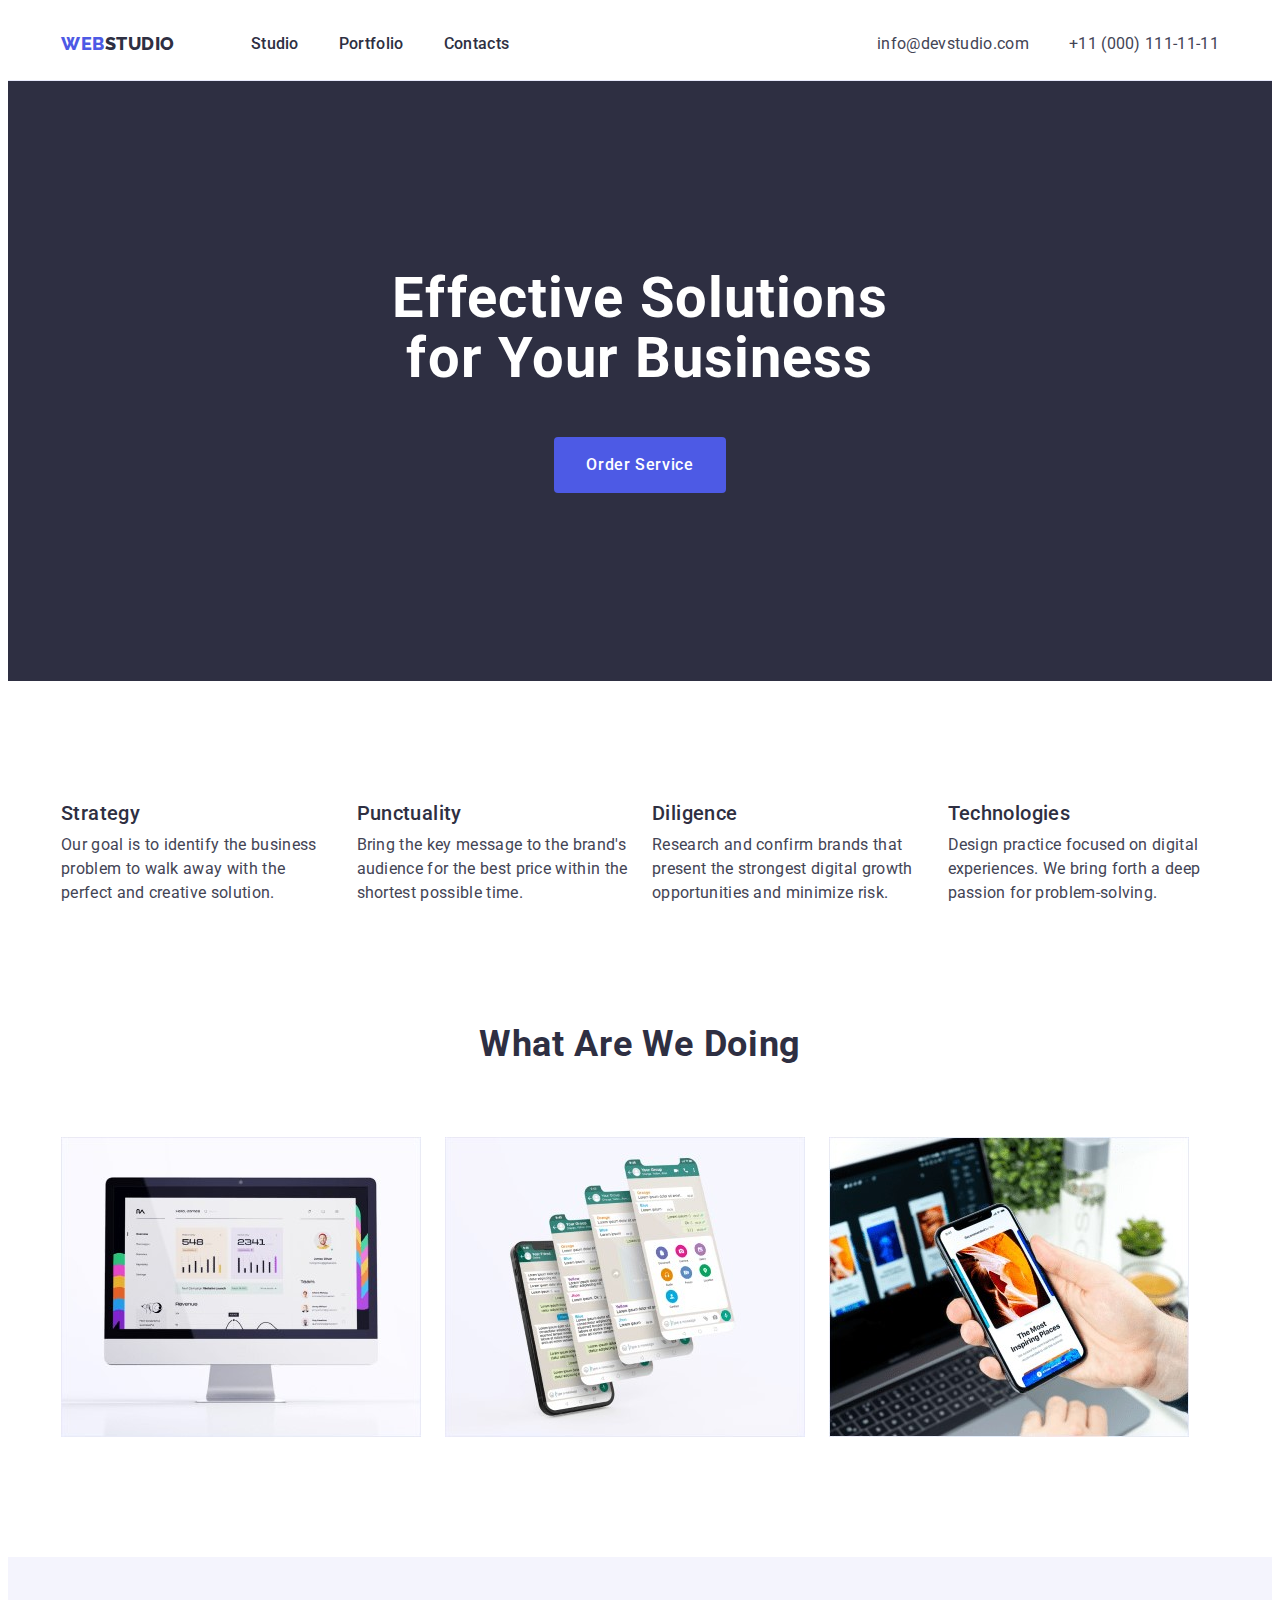
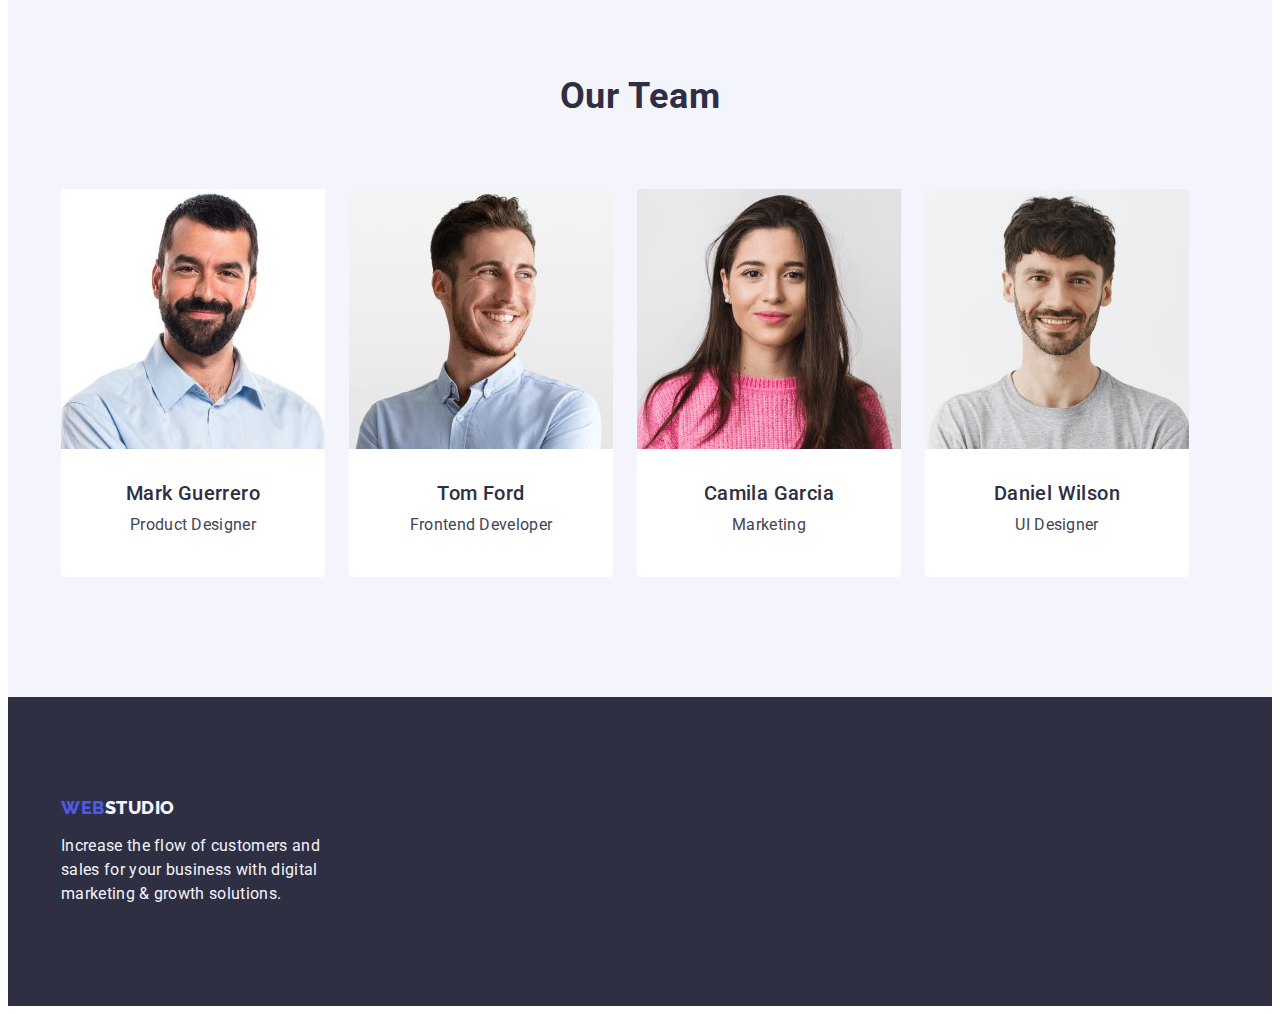
<file: index.html>
<!DOCTYPE html>
<html lang="en">
<head>
    <meta charset="UTF-8">
    <meta name="viewport" content="width=<device-width>, initial-scale=1.0">
    <title>webstudio</title>
    <link rel="preconnect" href="https://fonts.googleapis.com">
    <link rel="preconnect" href="https://fonts.gstatic.com" crossorigin>
    <link href="https://fonts.googleapis.com/css2?family=Raleway:wght@800&family=Roboto:wght@400;500;700;900&family=Tangerine:wght@700&display=swap" rel="stylesheet">
    <link 
          rel="stylesheet" 
          href="https://cdnjs.cloudflare.com/ajax/libs/modern-normalize/2.0.0/modern-normalize.min.css" 
          integrity="sha512-4xo8blKMVCiXpTaLzQSLSw3KFOVPWhm/TRtuPVc4WG6kUgjH6J03IBuG7JZPkcWMxJ5huwaBpOpnwYElP/m6wg==" 
          crossorigin="anonymous" 
          referrerpolicy="no-referrer" 
       />
<link rel="stylesheet" href="./css/styles.css" />
</head>
<body>
  <header class="header">
       <div class="container header-container">
           <nav class="header-navigation">
             <a href="./index.html" class="header-logo link">web<span class="header-logo-accent">Studio</span></a>
              <ul class="header-menu list">
                  <li class="header-menu-item">
                    <a class="header-menu-link link" href="./index.html">Studio</a></li>
                  <li class="header-menu-item">
                    <a class="header-menu-link link" href="./portfolio.html">Portfolio</a></li>
                  <li class="header-menu-item">
                    <a class="header-menu-link link" href="">Contacts</a></li>
             </ul>
          </nav>
          <address class="header-adress">
               <ul class="adress list">
                  <li class="adress-link">
                  <a class="adress-menu link" href="mailto:info@devstudio.com">info@devstudio.com</a></li>
                  <li class="adress-link">
                  <a class="adress-menu link" href="tel:+110001111111">+11 (000) 111-11-11</a></li>
              </ul>
          </address>
     </div>
  </header>
<main>
    <section class="hero">
        <div class="container hero-container">
            <h1 class="hero-title">Effective Solutions for Your Business</h1>
            <button type="button" class="hero-btn">Order Service</button>
        </div>
    </section>
    <section class="advantages">
        <div class="container">
            <h2 class="visually-hidden">advantages</h2>
            <ul class="advantages-list list">
                <li class="advantages-item">
                    <h3 class="advantages-subtitle">Strategy</h3>
                    <p class="advantages-item-text">Our goal is to identify the business
                        problem to walk away with the perfect and creative solution. </p>
                </li>
                <li class="advantages-item">
                    <h3 class="advantages-subtitle">Punctuality</h3>
                    <p class="advantages-item-text">Bring the key message to the brand's audience for the best price within the shortest possible time.</p>
                </li>
                <li class="advantages-item">
                    <h3 class="advantages-subtitle">Diligence</h3>
                    <p class="advantages-item-text">Research and confirm brands that present the strongest digital growth opportunities and minimize risk.</p>
                </li>
                <li class="advantages-item">
                    <h3 class="advantages-subtitle">Technologies</h3>
                    <p class="advantages-item-text">Design practice focused on digital experiences. We bring forth a deep passion for problem-solving.</p>
                </li>
            </ul>
        </div>  
    </section>
    <section class="pictures">
        <div class="container">
            <h2 class="pictures-subtitle">What are we doing</h2>
            <ul class="pictures-support list">
                <li class="pictures-foto">
                    <img 
                      src="./images/laptop.jpg" 
                      alt="laptop" 
                      width="360" 
                      height="300"
                    />
                </li>
                <li class="pictures-foto">
                    <img 
                      src="./images/mobole.jpg" 
                      alt="mobole" 
                      width="360" 
                      height="300"
                    />
                </li>
                <li class="pictures-foto">
                    <img 
                      src="./images/notebook_mobole.jpg" 
                      alt="notebook_mobole" 
                      width="360" 
                      height="300"
                    />
                </li>
            </ul>
        </div>
    </section>
    <section class="team">
        <div class="container">
            <h2 class="team-title">Our team</h2>
            <ul class="team-list list">
                <li class="team-item">
                    <img 
                       src="./images/markguerrero.jpg"
                       alt="mark guerrero" 
                       width="264" 
                       height="260"
                    />
                    <div class="container-subtitle">
                        <h3 class="team-subtitle">Mark Guerrero</h3>
                        <p class="team-item-text">Product Designer</p>
                    </div>     
                </li>
                <li class="team-item">
                    <img 
                        src="./images/tomford.jpg" 
                        alt="tom ford" 
                        width="264" 
                        height="260"
                    />
                    <div class="container-subtitle">
                        <h3 class="team-subtitle">Tom Ford</h3>
                        <p class="team-item-text">Frontend Developer</p>
                    </div>       
                </li>
                <li class="team-item">
                    <img 
                        src="./images/camilagarcia.jpg" 
                        alt="camila garcia" 
                        width="264" 
                        height="260"
                    />
                    <div class="container-subtitle">
                        <h3 class="team-subtitle">Camila Garcia</h3>
                        <p class="team-item-text">Marketing</p>
                    </div>
                </li>
                <li class="team-item">
                    <img 
                         src="./images/danielwilson.jpg" 
                         alt="daniel wilson"
                         width="264" 
                         height="260"
                    />
                    <div class="container-subtitle">
                        <h3 class="team-subtitle">Daniel Wilson</h3>
                        <p class="team-item-text">UI Designer</p>
                    </div>    
                </li>
            </ul>
        </div>
    </section>
   </main>
      <footer class="basement" id="footer">
        <div class="container footer-container">
           <a href="./index.html" class="base header-logo link">web<span class="header-logo-footer">Studio</span></a>
           <p class="footer-text">Increase the flow of customers and  sales for your business with digital marketing & growth solutions.</p>
        </div>
      </footer>
  </body>
</html>
</file>
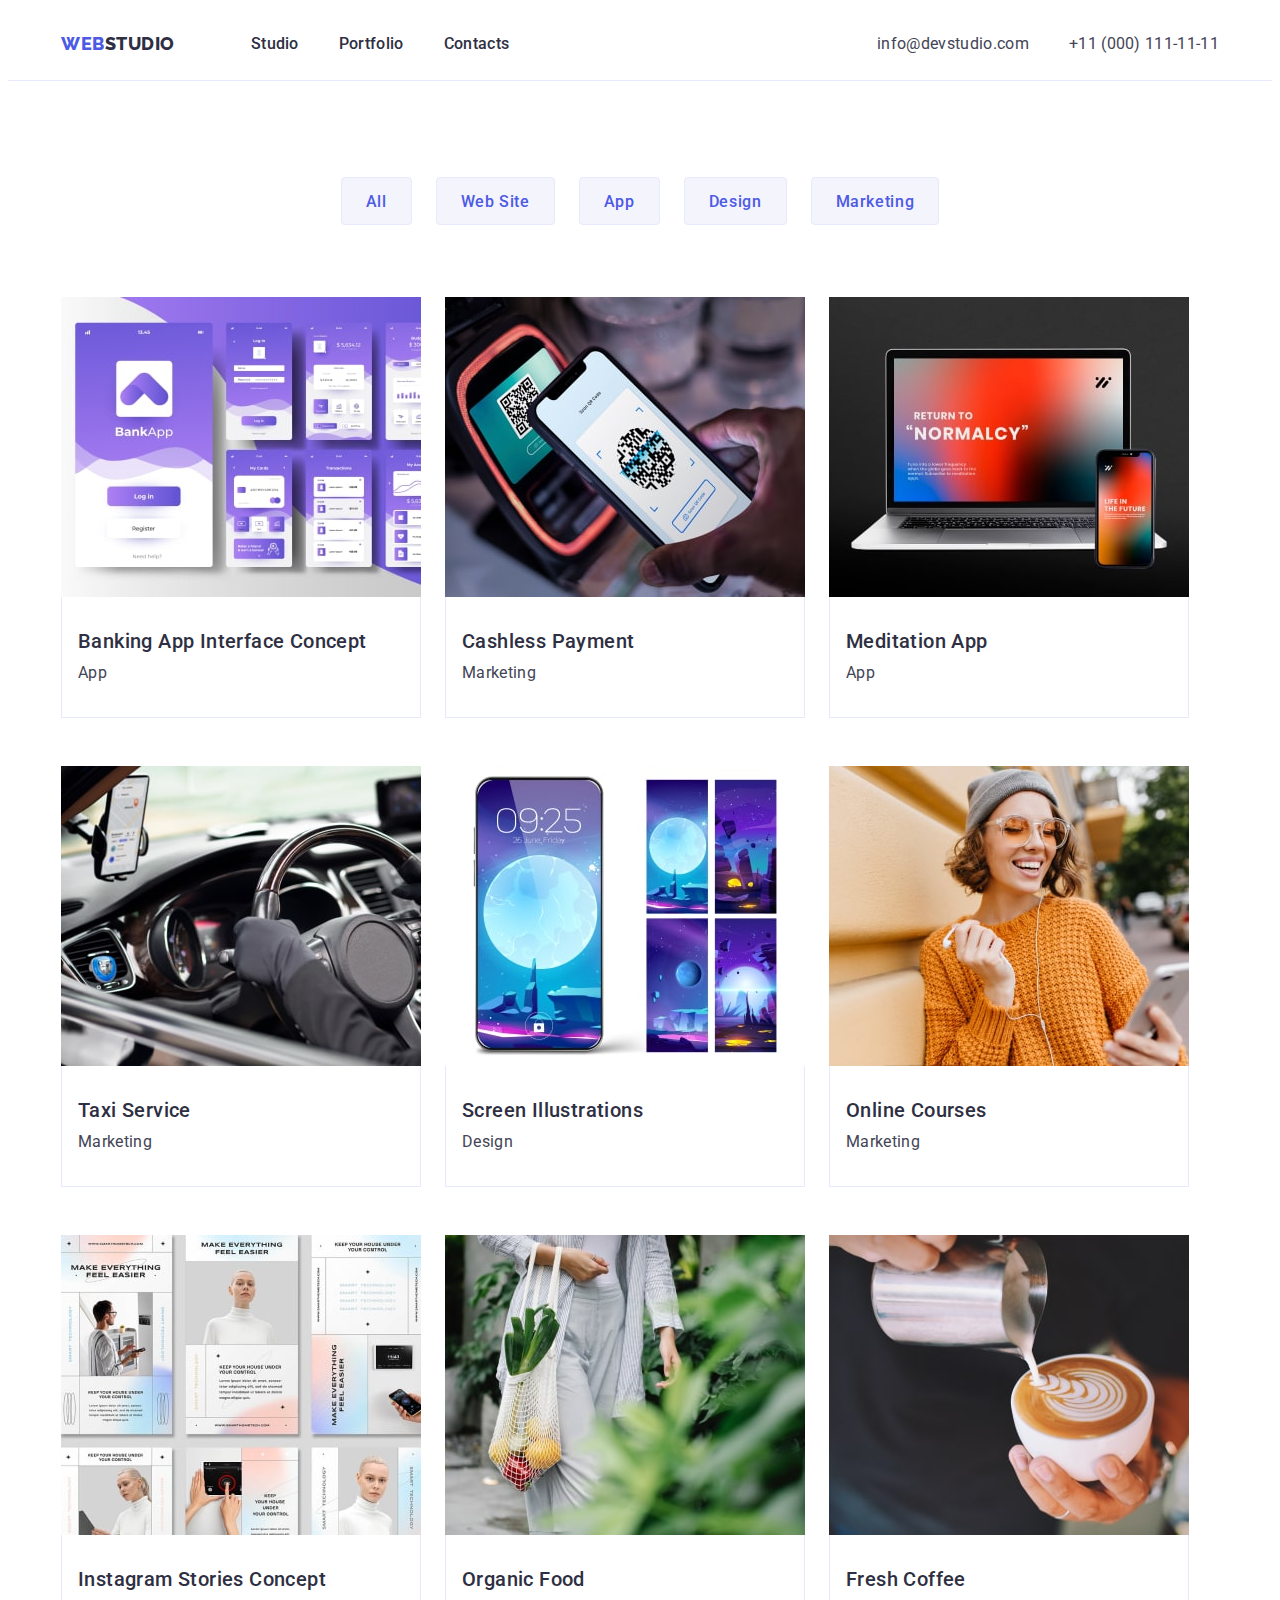
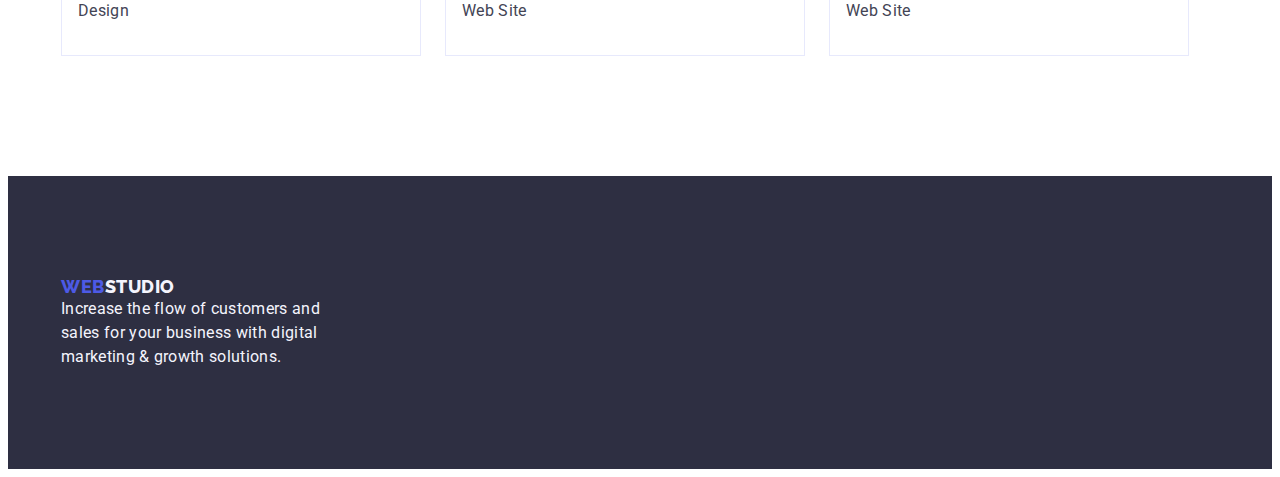
<file: portfolio.html>
<!DOCTYPE html>
<html lang="en">
<head>
    <meta charset="UTF-8">
    <meta name="viewport" content="width=<device-width>, initial-scale=1.0">
    <title>webstudio</title>
    <link rel="preconnect" href="https://fonts.googleapis.com">
    <link rel="preconnect" href="https://fonts.gstatic.com" crossorigin>
    <link href="https://fonts.googleapis.com/css2?family=Raleway:wght@800&family=Roboto:wght@400;500;700;900&family=Tangerine:wght@700&display=swap" rel="stylesheet">
    <link 
        rel="stylesheet" 
        href="https://cdnjs.cloudflare.com/ajax/libs/modern-normalize/2.0.0/modern-normalize.min.css" 
        integrity="sha512-4xo8blKMVCiXpTaLzQSLSw3KFOVPWhm/TRtuPVc4WG6kUgjH6J03IBuG7JZPkcWMxJ5huwaBpOpnwYElP/m6wg==" 
        crossorigin="anonymous" 
        referrerpolicy="no-referrer" 
    />
<link rel="stylesheet" href="./css/styles.css" />
</head>
<body>
  <header class="header">
    <div class="container header-container">
      <nav class="header-navigation">
        <a href="./index.html" class="header-logo link">web<span class="header-logo-accent">Studio</span></a>
         <ul class="header-menu list">
             <li class="header-menu-item">
               <a class="header-menu-link link" href="./index.html">Studio</a></li>
             <li class="header-menu-item">
               <a class="header-menu-link link" href="./portfolio.html">Portfolio</a></li>
             <li class="header-menu-item">
               <a class="header-menu-link link" href="">Contacts</a></li>
        </ul>
     </nav>
     <address class="header-adress">
          <ul class="adress list">
             <li class="adress-link">
             <a class="adress-menu link" href="mailto:info@devstudio.com">info@devstudio.com</a></li>
             <li class="adress-link">
             <a class="adress-menu link" href="tel:+110001111111">+11 (000) 111-11-11</a></li>
         </ul>
     </address>
</div>
  </header>
  <main>
      <section class="portfolio">
        <div class="container">
          <h1 class="visually-hidden">portfolio</h1>
          <ul class="some-btn list">
              <li><button type="button" class="btn-roll">All</button></li>
              <li><button type="button" class="btn-roll">Web Site</button></li>
              <li><button type="button" class="btn-roll">App</button></li>
              <li><button type="button" class="btn-roll">Design</button></li>
              <li><button type="button" class="btn-roll">Marketing</button></li>
          </ul>
          <ul class="support-list list">
              <li class="support-list-item">
                  <a class="link" href="">
                    <img src="./images/bankapp.jpg"
                      alt="bankapp"
                      width="360"
                      height="300">
                      <div class="container-support">
                        <h2 class="support-list-text">Banking App Interface Concept</h2>
                        <p class="support-btn-text">App</p>
                      </div>
                  </a>
              </li>
              <li class="support-list-item">
                  <a class="link" href="">
                    <img src="./images/cashlesspayment.jpg"
                        alt="cashlesspayment"
                        width="360"
                        height="300">
                        <div class="container-support">
                          <h2 class="support-list-text">Cashless Payment</h2>
                          <p class="support-btn-text">Marketing</p>
                        </div> 
                  </a>  
              </li>
              <li class="support-list-item">
                  <a class="link" href="">
                    <img src="./images/meditaionapp.jpg"
                       alt="meditaionapp"
                       width="360"
                       height="300">
                      <div class="container-support">
                        <h2 class="support-list-text">Meditation App</h2>
                        <p class="support-btn-text">App</p>
                      </div> 
                  </a>
              </li>
              <li class="support-list-item">
                <a class="link" href="">
                  <img src="./images/taxiservice.jpg"
                      alt="taxiservice"
                      width="360"
                      height="300">
                      <div class="container-support">
                        <h2 class="support-list-text">Taxi Service</h2>
                        <p class="support-btn-text">Marketing</p>
                      </div>    
                </a>  
              </li>
              <li class="support-list-item">
                <a class="link" href="">
                  <img src="./images/screenillustrations.jpg"
                      alt="screenillustrations"
                      width="360"
                      height="300">
                      <div class="container-support">
                        <h2 class="support-list-text">Screen Illustrations</h2>
                        <p class="support-btn-text">Design</p>
                      </div>   
                </a>
              </li>
              <li class="support-list-item">
                <a class="link" href="">
                  <img src="./images/onlinecourses.jpg"
                      alt="onlinecourses"
                      width="360"
                      height="300">
                      <div class="container-support">
                        <h2 class="support-list-text">Online Courses</h2>
                        <p class="support-btn-text">Marketing</p>
                      </div>    
                </a>    
              </li>
              <li class="support-list-item">
                <a class="link" href="">
                  <img src="./images/instagramstories.jpg"
                      alt="instagramstories"
                      width="360"
                      height="300">
                      <div class="container-support">
                        <h2 class="support-list-text">Instagram Stories Concept</h2>
                        <p class="support-btn-text">Design</p>
                      </div> 
                </a>       
              </li>
              <li class="support-list-item">
                <a class="link" href="">
                  <img src="./images/organicfood.jpg"
                      alt="organicfood"
                      width="360"
                      height="300">
                      <div class="container-support">
                        <h2 class="support-list-text">Organic Food</h2>
                        <p class="support-btn-text">Web Site</p>
                      </div> 
                </a>  
              </li>
              <li class="support-list-item">
                <a class="link" href="">
                  <img src="./images/freshcoffee.jpg"
                      alt="freshcoffee"
                      width="360"
                      height="300">
                      <div class="container-support">
                        <h2 class="support-list-text">Fresh Coffee</h2>
                        <p class="support-btn-text">Web Site</p>
                      </div>   
                </a>
              </li>
          </ul>
        </div>
      </section>
</main>
      <footer class="basement" id="footer">
         <div class="container footer-container">
           <a href="./index.html" class="header-logo link">web<span class="header-logo-footer">Studio</span></a>
           <p class="footer-text">Increase the flow of customers and  sales for your business with digital marketing & growth solutions.</p>
        </div>
      </footer>
</body>
</html>
</file>
<file: css/styles.css>
:root {
    --brand-color: #4D5AE5
}

p, h1,h2,h3,h4,h5,h6 {
    margin-top: 0;
    margin-bottom: 0;
}

ul, ol {
    margin-top: 0;
    margin-bottom: 0;
    padding-left: 0;
}

img {
    display: block;
}

body {
    font-family: 'Roboto', sans-serif;
    color: #434455;
    background-color: #FFFFFF;
}

.link {
    text-decoration: none;
}

.list {
    list-style-type: none;
}

.container {
    width: 100%;
    max-width: 1158px;
    padding-left: 15px;
    padding-right: 15px;
    margin: 0 auto;
}

.visually-hidden {
        position: absolute;
        width: 1px;
        height: 1px;
        margin: -1px;
        border: 0;
        padding: 0;
        white-space: nowrap;
        clip-path: inset(100%);
        clip: rect(0 0 0 0);
        overflow: hidden;  
}

/*----header----*/
.header {
    padding-top: 24px;
    padding-bottom: 24px;
    display: block;
    border-bottom: 1px solid #e7e9fc
}

.header-container {
    display: flex;
    gap: 40px;
    justify-content: space-between;
}

.header-navigation {
    display: flex;
    align-items: center;
    flex-grow: 1;
}

.header-menu {
    display: flex;
    align-items: center;
    gap: 40px;
}        

.header-logo {
    color: var(--brand-color);
    font-family: "Raleway", sans-serif;
    font-size: 18px;
    font-style: normal;
    font-weight: 800;
    line-height: 1.17; 
    letter-spacing: 0.03em;
    text-transform: uppercase;
    margin-right: 76px;
    display: flex;
}

.header-logo-accent {
    color: #2E2F42
}

.header-menu-link {
    color: #2E2F42;
    font-size: 16px;
    font-style: normal;
    font-weight: 500;
    line-height: 1.5;
    letter-spacing: 0.02em;
    padding-top: 24px;
    padding-bottom: 24px;
}

.header-menu-link:is(:hover, :focus) {
    color: #404BBF;
}

.header-adress {
    font-style: normal;
}

.adress {
    display: flex;
    align-items: center;
    gap: 40px;
}
 
.adress-menu {
    color: #434455;  
    font-size: 16px;
    font-weight: 400;
    line-height: 1.5;
    letter-spacing: 0.02em;
}

.adress-menu:is(:hover, :focus) {
    color: #404BBF;
}

/*----main----*/

.hero {
    background: #2E2F42;
    padding-top: 188px;
    padding-bottom: 188px;
}

.hero-container { 
    margin: 0 auto;
}

.hero-title {
    color: #FFF;
    font-size: 56px;
    font-style: normal;
    font-weight: 700;
    line-height: 1.07;
    letter-spacing: 0.02em;
    text-align: center;
    max-width: 496px;
    margin: 0 auto;
    margin-bottom: 48px;
}

.hero-btn {
    color: #FFF;
    font-family: inherit;
    cursor: pointer;
    font-size: 16px;
    font-style: normal;
    font-weight: 500;
    line-height: 1.5; 
    letter-spacing: 0.04em;
    background-color: var(--brand-color);
    padding: 16px 32px;
    border-radius: 4px;
    margin: 0 auto;
    display: block;
    min-width: 169px;
    height: 56px;
    border: none;

}

.hero-btn:is(:hover, :focus) {
    background-color: #404BBF;
}

.some-btn {
    display: flex;
    margin: 0 auto;
    justify-content: center;
    margin-bottom: 72px;
    gap: 24px;
}

.btn-roll {
    color: var(--brand-color);
    font-family: inherit;
    cursor: pointer;
    font-size: 16px;
    font-style: normal;
    font-weight: 500;
    line-height: 1.5; 
    letter-spacing: 0.04em;
    background-color: #F4F4FD;
    border-radius: 4px;
    margin: 0 auto;
    display: block;
    padding: 12px 24px;
    height: 48px;
    border: 1px solid #e7e9fc;
}

.btn-roll:is(:hover, :focus) {
    color: #FFF;
    background-color: #404BBF;
    border: 1px solid transparent;
}

/*----advantages----*/

.advantages {
    padding: 120px 0 120px;
    display: flex;
}

.advantages-list {
    display: flex;
    gap: 24px;
}

.advantages-item {
    width: calc((100% - 24px * 3) / 4);
}

.advantages-subtitle {
    color:#2E2F42;
    font-size: 20px;
    font-style: normal;
    font-weight: 500;
    line-height: 1.2;
    letter-spacing: 0.02em;
    margin-bottom: 8px;
}

.advantages-item-text {
    color: #434455;
    font-size: 16px;
    font-style: normal;
    font-weight: 400;
    line-height: 1.5;
    letter-spacing: 0.02em;
}

/*----pictures----*/

.pictures {
    text-align: center;
    display: flex;
    padding-bottom: 120px
}

.pictures-support {
    display: flex;
    gap: 24px;
}

.pictures-subtitle {
    color: #2E2F42;
    font-size: 36px;
    font-style: normal;
    font-weight: 700;
    line-height: 1.11;
    letter-spacing: 0.02em;
    text-transform: capitalize;
    margin-bottom: 72px;
}

/*----team----*/
.team {
    text-align: center;
    display: flex;
    padding-top: 120px;
    padding-bottom: 120px;
}

.team {
    background: var(--cloud, #F4F4FD)
}

.container-subtitle {
    padding-top: 32px;
    padding-bottom: 32px;
    text-align: center;
    margin-bottom: 8px;
}

.team-title {
    color: #2E2F42;
    font-size: 36px;
    font-style: normal;
    font-weight: 700;
    line-height: 1.11;
    letter-spacing: 0.02em;
    text-transform: capitalize;
    margin-bottom: 72px;
}
.team-list {
    display: flex;
    gap: 24px;
}

.team-item {
    background-color: #FFFFFF; 
    border-radius: 0px 0px 4px 4px;
}

.team-subtitle {
    color: #2E2F42;
    font-size: 20px;
    font-style: normal;
    font-weight: 500;
    line-height: 1.2;
    letter-spacing: 0.02em;
    margin-bottom: 8px;
}

.team-item-text {
    color: #434455;
    font-size: 16px;
    font-style: normal;
    font-weight: 400;
    line-height: 1.5;
    letter-spacing: 0.02em;
}

.portfolio {
    padding-top: 96px;
    padding-bottom: 120px;
}

.container-support {
    padding: 32px 16px;
    border: 1px solid #e7e9fc;
    border-top: none; 
}

.support-list {
    display: flex;
    flex-wrap: wrap;
    align-content: space-between;
    row-gap: 48px;
    column-gap: 24px;
 }

.support-list-text {
    color: var(--navyblue, #2E2F42);
    font-size: 20px;
    font-style: normal;
    font-weight: 500;
    line-height: 1.2; 
    letter-spacing: 0.02em;
    margin-bottom: 8px
}

.support-btn-text {
    color: var(--slate, #434455);
    font-size: 16px;
    font-style: normal;
    font-weight: 400;
    line-height: 1.5;
    letter-spacing: 0.02em;
}

/*----basement----*/
.basement {
    padding-top: 100px;
    padding-bottom: 100px;
}

.footer-container {
}
.base {
    display: inline-block;
    margin-bottom: 16px;
}

.header-logo-footer {
    color: #f4f4fd;
    font-family: Raleway;
    font-size: 18px;
    font-style: normal;
    font-weight: 800;
    line-height: 1.17;
    letter-spacing: 0,03em;
    text-transform: uppercase;
    display: inline-block;
}

.footer-text {
    color: #F4F4FD;
    font-size: 16px;
    font-style: normal;
    font-weight: 400;
    line-height: 1.5;
    letter-spacing: 0.02em;
    max-width: 264px;
   }

.basement {
    background: #2E2F42;
}
</file>
